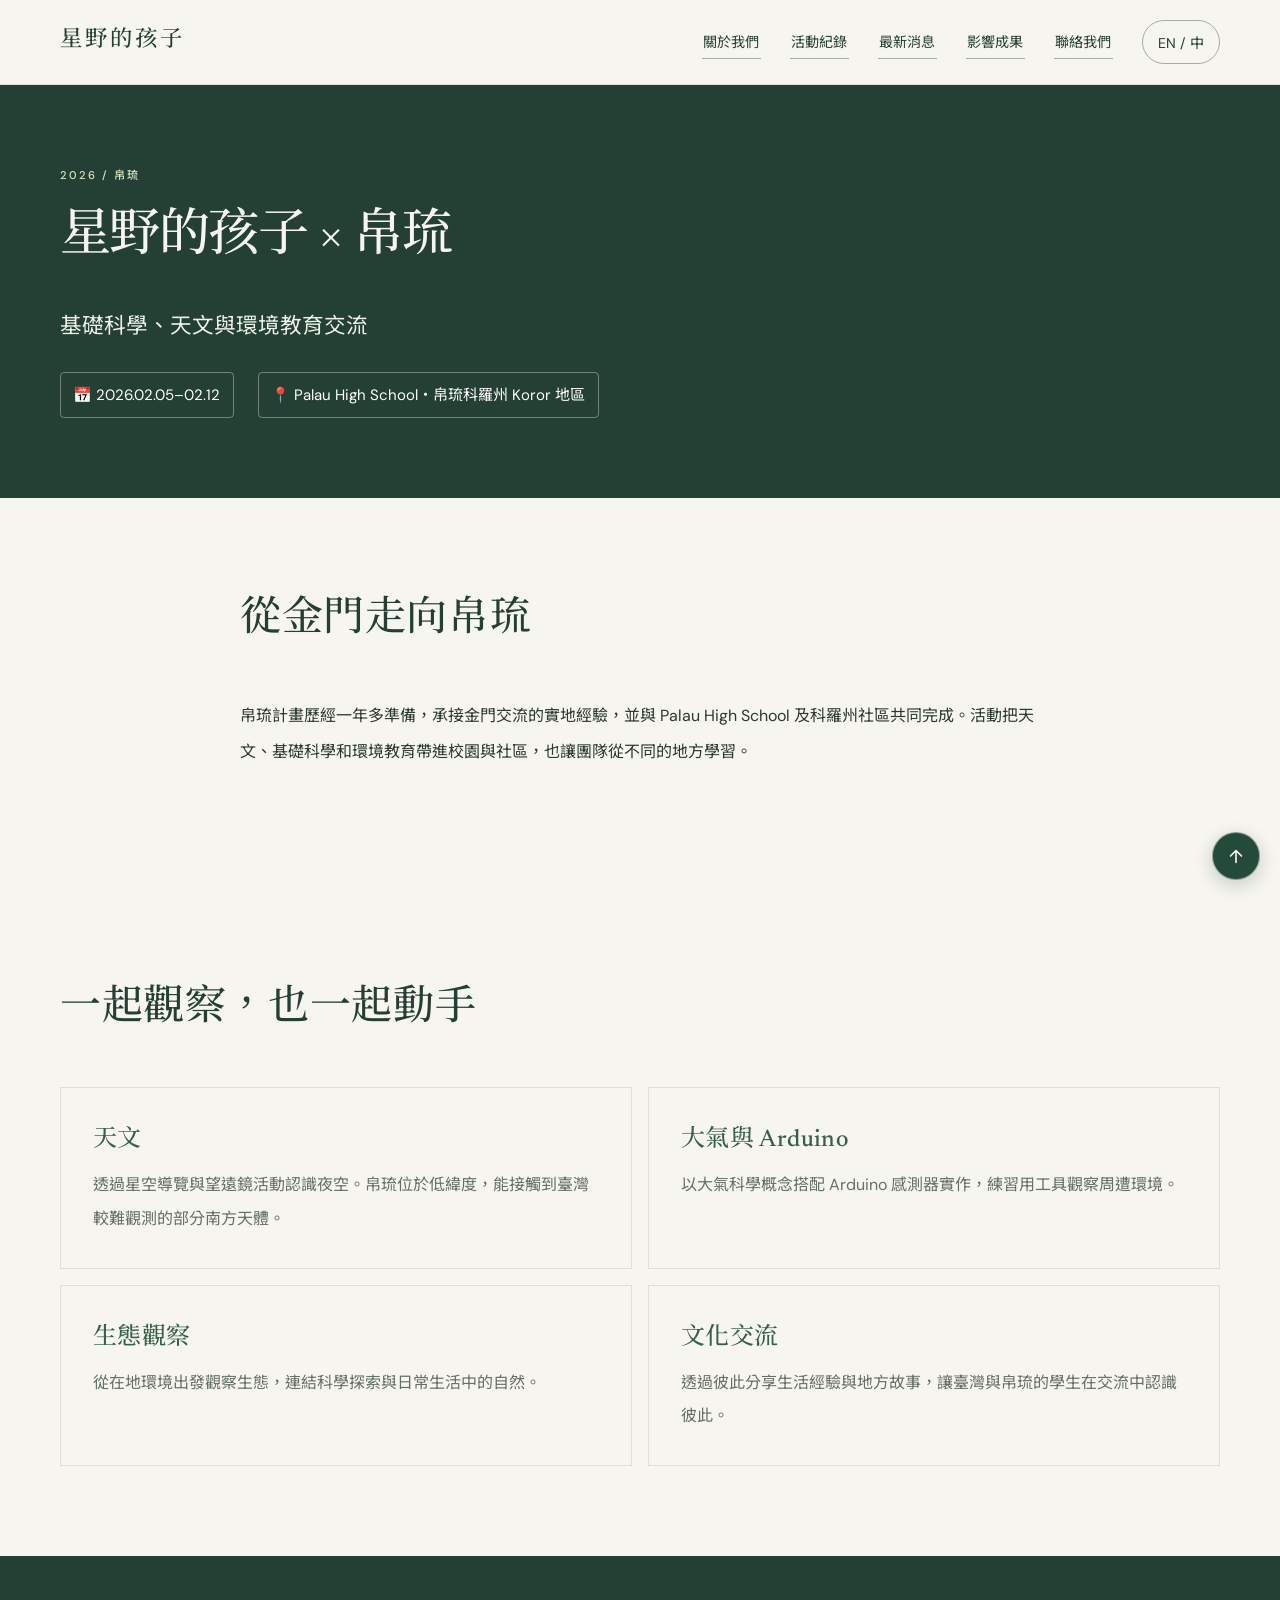
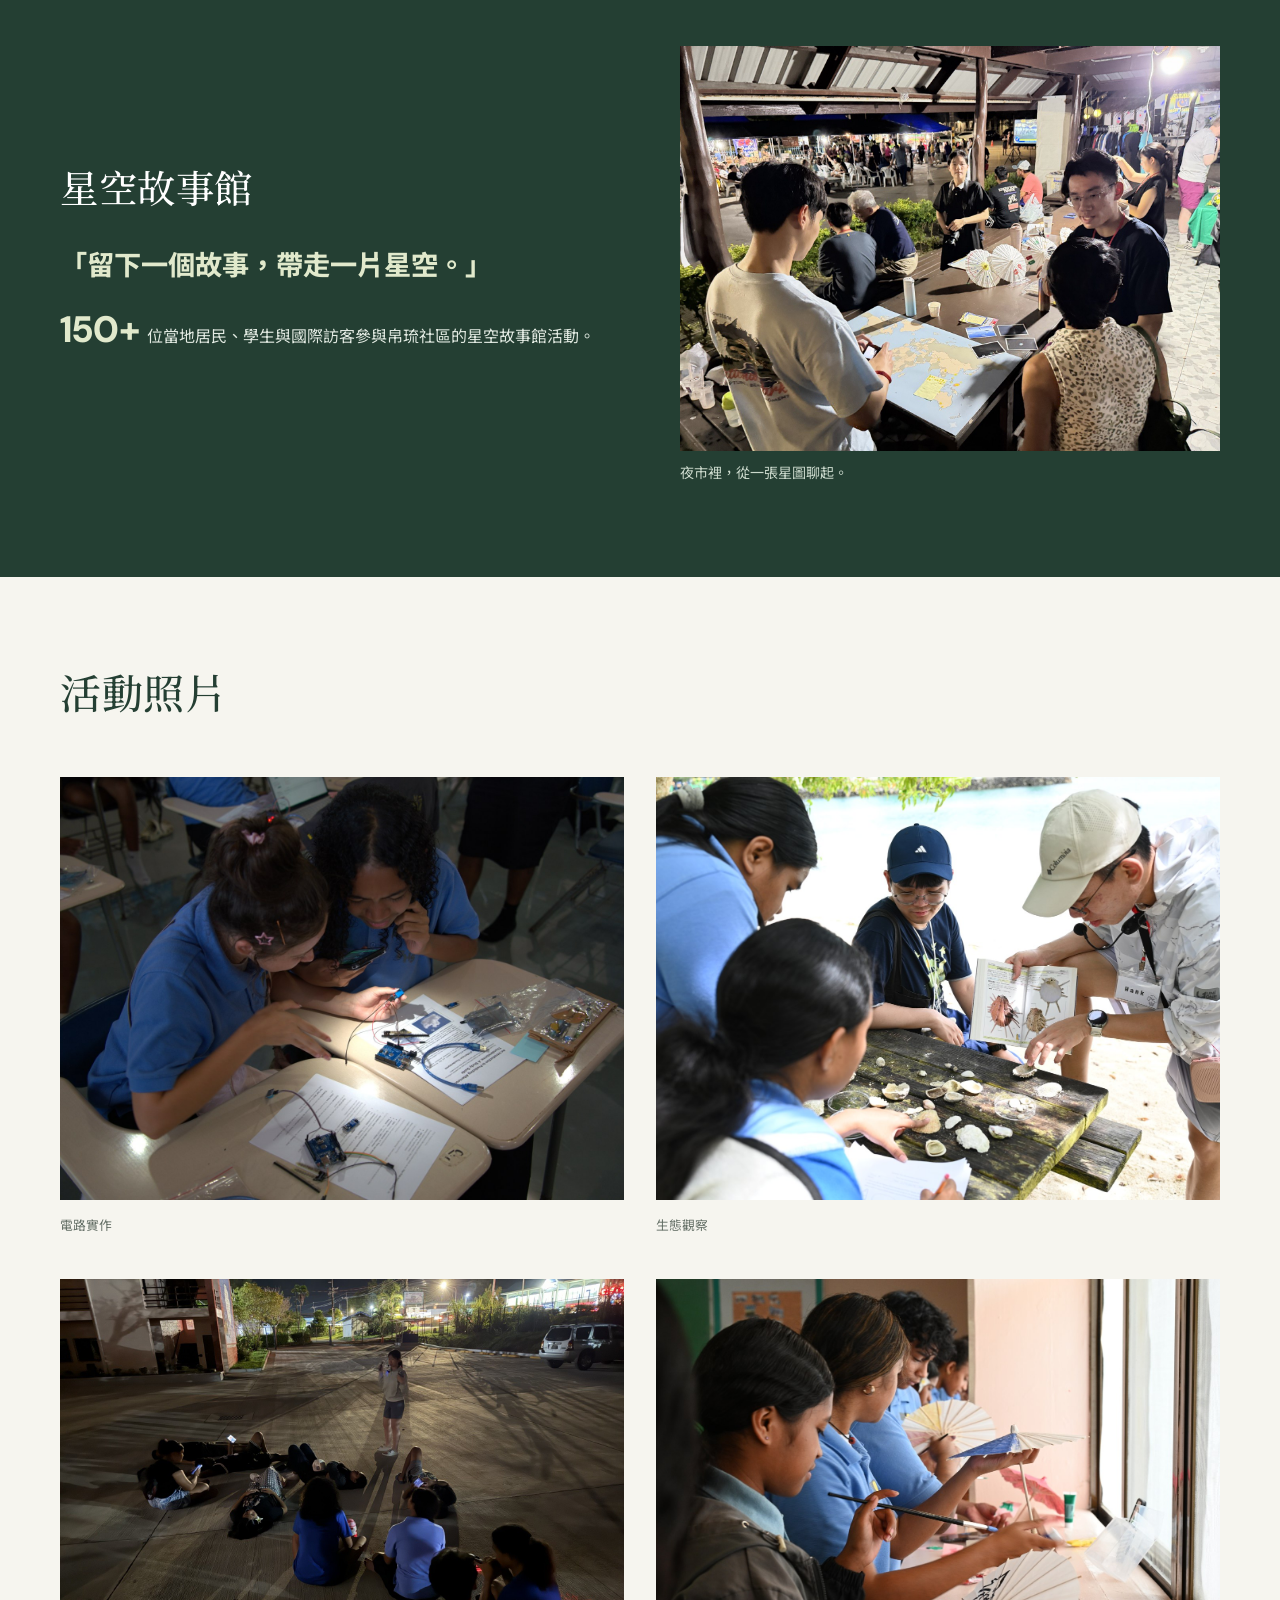
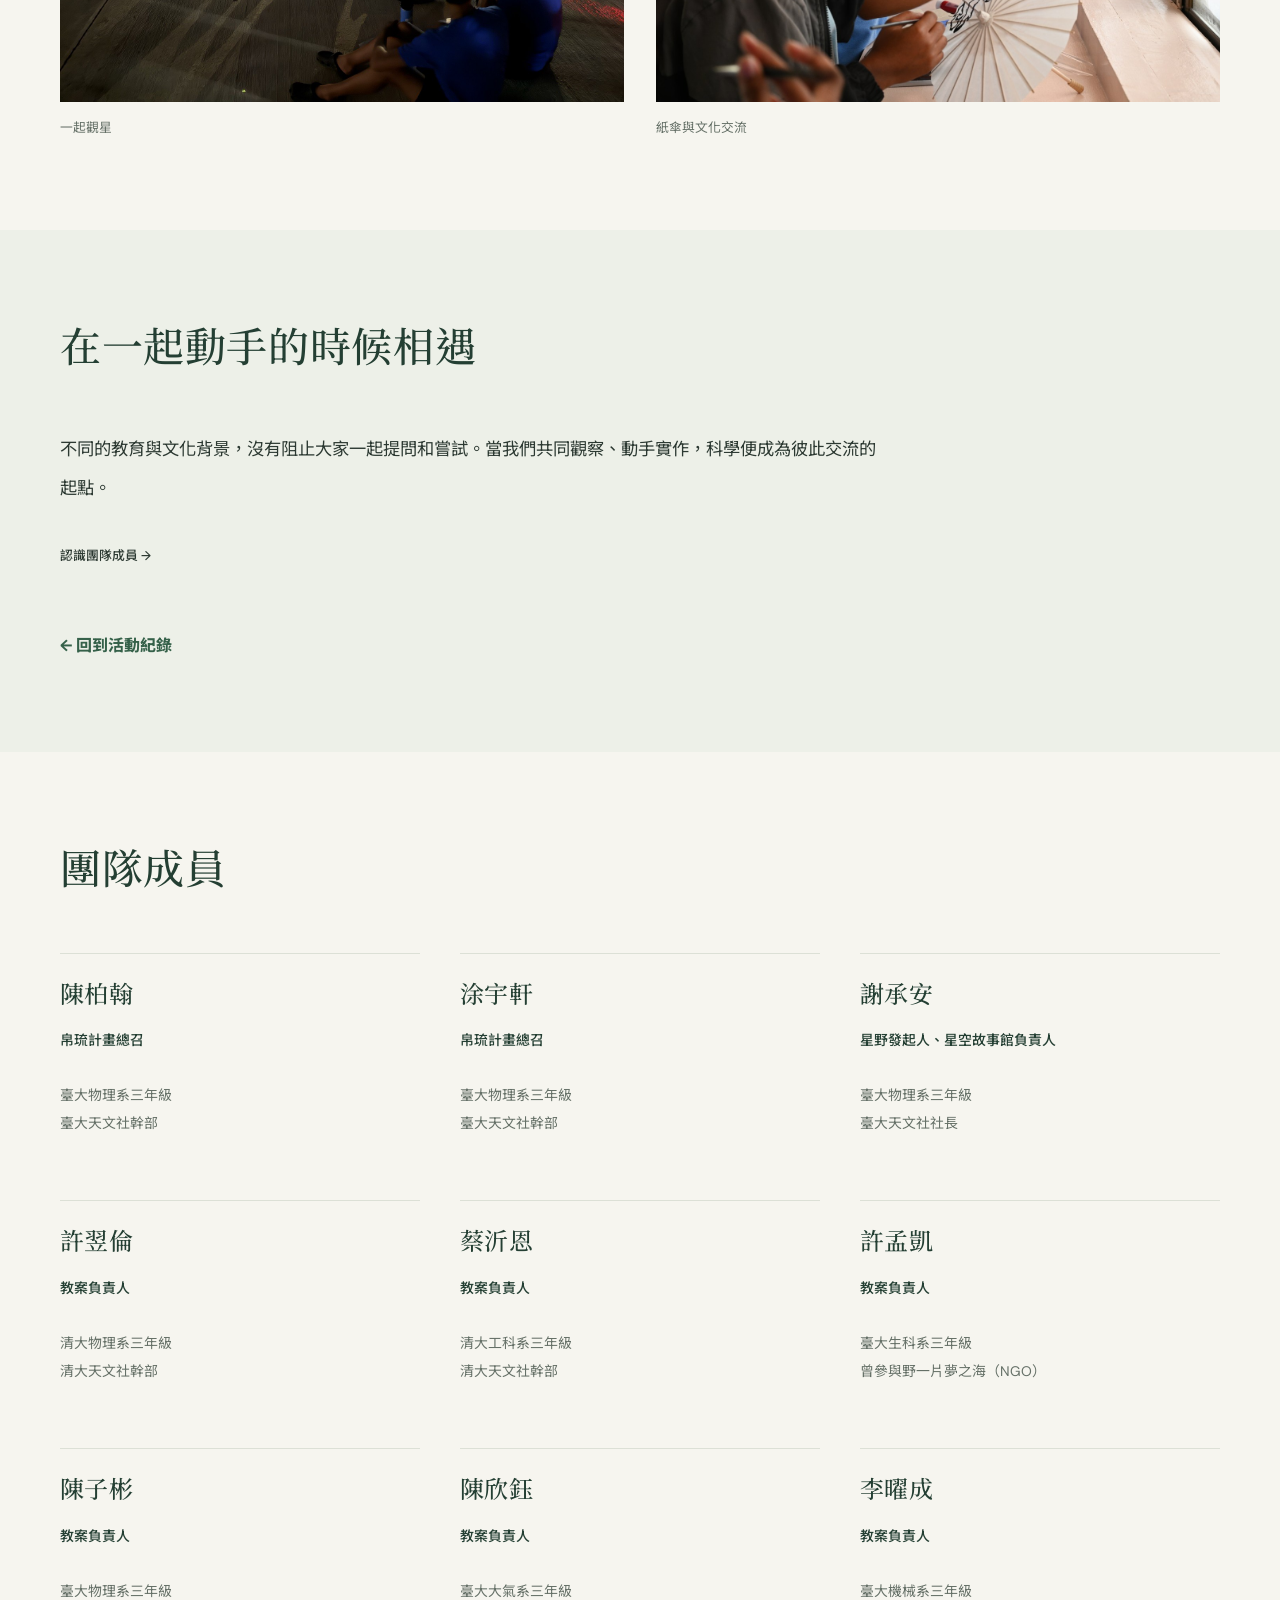
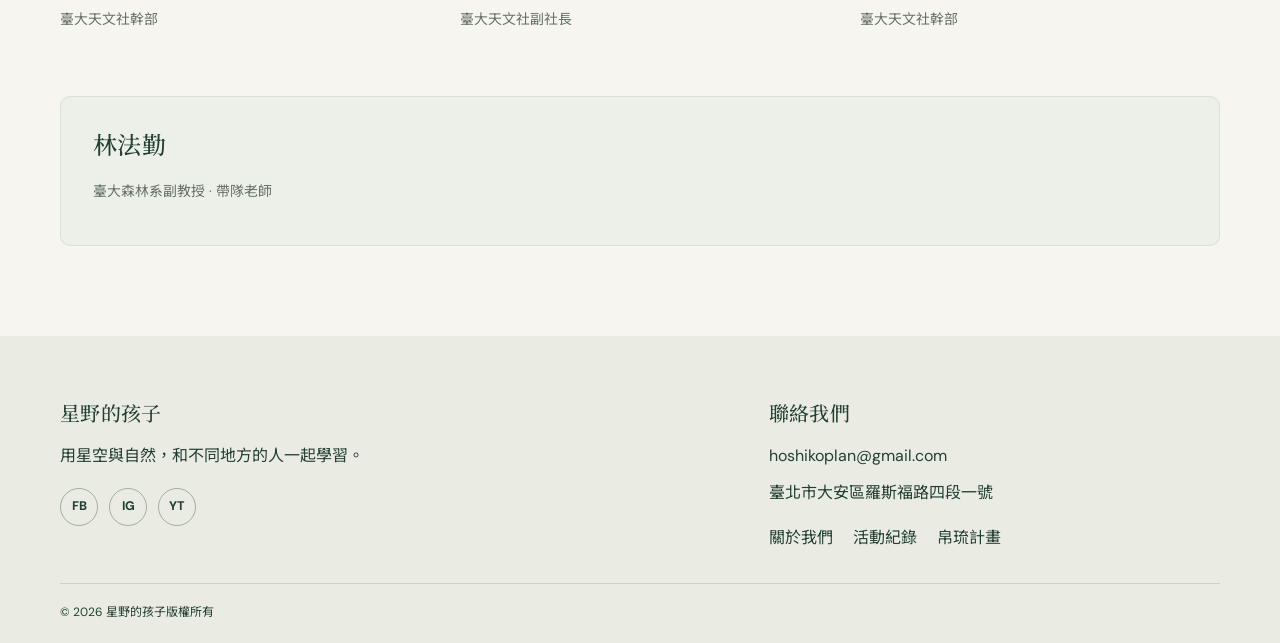
<file: activity-palau.html>
<!DOCTYPE html>
<html lang="zh-Hant-TW">
<head>
    <meta charset="UTF-8">
    <meta name="viewport" content="width=device-width, initial-scale=1">
    <title>星野的孩子 × 帛琉｜Hoshiko × Palau</title>
    <meta name="description" content="2026 年 2 月，星野的孩子與 Palau High School 及科羅州社區進行天文、基礎科學、環境教育與文化交流。">
    <meta name="theme-color" content="#28573d">
    <link rel="icon" href="images/hoshiko.ico">
    <style>
        :root {
            --green: #28573d;
            --green-deep: #193f2c;
            --green-soft: #e9efe9;
            --cream: #f7f7f2;
            --ink: #1d2b22;
            --muted: #59675e;
            --line: #d9e1da;
            --lime: #c6dd98;
            --white: #fff;
            --content: 1080px;
        }
        * { box-sizing: border-box; }
        html { scroll-behavior: smooth; }
        body {
            margin: 0;
            color: var(--ink);
            background: var(--white);
            font-family: "Noto Sans TC", "PingFang TC", "Microsoft JhengHei", sans-serif;
            line-height: 1.7;
        }
        img { display: block; max-width: 100%; }
        a { color: inherit; text-decoration: none; }
        .container { width: min(var(--content), calc(100% - 3rem)); margin-inline: auto; }
        .lang-en { display: none; }
        body.english-mode .lang-zh { display: none; }
        body.english-mode .lang-en { display: inline; }
        .site-header { position: sticky; top: 0; z-index: 10; color: var(--white); background: var(--green); }
        .site-nav {
            min-height: 70px;
            display: flex;
            align-items: center;
            justify-content: space-between;
            gap: 1.5rem;
            position: relative;
        }
        .brand { font-size: 1.2rem; font-weight: 750; letter-spacing: .04em; white-space: nowrap; }
        .nav-links {
            display: flex;
            align-items: center;
            gap: clamp(.65rem, 1.6vw, 1.3rem);
            list-style: none;
            margin: 0;
            padding: 0;
        }
        .nav-links a { color: var(--white); font-size: .94rem; padding: .45rem .1rem; border-bottom: 1px solid transparent; }
        .nav-links a:hover, .nav-links a:focus-visible { border-color: var(--lime); }
        .lang-toggle {
            color: var(--white);
            background: transparent;
            border: 1px solid rgba(255,255,255,.65);
            border-radius: 999px;
            padding: .35rem .8rem;
            cursor: pointer;
        }
        .lang-toggle:hover, .lang-toggle:focus-visible { color: var(--green-deep); background: var(--lime); }
        .menu-toggle {
            display: none;
            color: var(--white);
            background: transparent;
            border: 1px solid rgba(255,255,255,.55);
            border-radius: 5px;
            padding: .45rem .65rem;
            cursor: pointer;
        }
        .menu-toggle span { display: block; width: 22px; height: 2px; margin: 4px 0; background: currentColor; }

        .activity-heading { padding: clamp(3rem, 7vw, 5rem) 0 3.4rem; color: var(--white); background: var(--green); }
        .eyebrow {
            margin: 0 0 .7rem;
            color: #d9e8c2;
            font-size: .78rem;
            font-weight: 800;
            letter-spacing: .15em;
            text-transform: uppercase;
        }
        .activity-heading h1 {
            max-width: 850px;
            margin: 0;
            font-size: clamp(2.4rem, 5.5vw, 4rem);
            line-height: 1.16;
            letter-spacing: -.03em;
        }
        .subtitle { margin: .8rem 0 1.5rem; color: #eef3e9; font-size: clamp(1.08rem, 2vw, 1.35rem); }
        .activity-info { display: flex; flex-wrap: wrap; gap: .65rem; }
        .info-item {
            padding: .42rem .78rem;
            border: 1px solid rgba(255,255,255,.35);
            border-radius: 4px;
            color: var(--white);
            font-size: .94rem;
        }
        section { padding: clamp(3.2rem, 6vw, 5rem) 0; }
        .section-heading { margin-bottom: 1.7rem; }
        .section-heading .eyebrow { color: #647c5c; }
        .section-heading h2 { margin: 0; color: var(--green-deep); font-size: clamp(1.7rem, 3vw, 2.4rem); line-height: 1.25; }
        .section-heading p { max-width: 740px; margin: .7rem 0 0; color: var(--muted); }
        .overview-copy-container { max-width: 800px; }
        .overview-copy p { margin: 0 0 .9rem; }
        .figure-caption { margin: .5rem 0 0; color: #cbd9cc; font-size: .88rem; }
        .activities { background: var(--cream); }
        .activity-grid { display: grid; grid-template-columns: repeat(2, minmax(0, 1fr)); gap: 1rem; }
        .activity-card {
            padding: 1.3rem;
            border: 1px solid var(--line);
            border-radius: 6px;
            background: var(--white);
        }
        .activity-card h3 { margin: 0 0 .45rem; color: var(--green); font-size: 1.18rem; }
        .activity-card p { margin: 0; color: var(--muted); }
        .story-house { color: var(--white); background: var(--green-deep); }
        .story-house-grid {
            display: grid;
            grid-template-columns: minmax(0, 1fr) minmax(300px, .95fr);
            align-items: center;
            gap: clamp(1.5rem, 4vw, 3.5rem);
        }
        .story-house .eyebrow { color: var(--lime); }
        .story-house h2 { margin: 0; color: var(--white); font-size: clamp(1.7rem, 3vw, 2.5rem); }
        .story-house .quote { margin: .85rem 0; color: var(--lime); font-size: clamp(1.25rem, 2.2vw, 1.7rem); font-weight: 750; }
        .story-house p { color: #e3ebe3; }
        .story-house .number { display: inline-block; margin-right: .45rem; color: var(--lime); font-size: 2.3rem; font-weight: 800; line-height: 1.1; }
        .story-house figure { margin: 0; }
        .story-house img { width: 100%; aspect-ratio: 4 / 3; object-fit: cover; border-radius: 7px; }
        .gallery-placeholder {
            display: grid;
            min-height: 170px;
            place-items: center;
            padding: 1.5rem;
            border: 1px dashed #9aae9b;
            border-radius: 6px;
            color: var(--muted);
            background: var(--cream);
            text-align: center;
        }
        .gallery-placeholder p { margin: .15rem; }
        .reflection { background: var(--green-soft); }
        .reflection p { max-width: 850px; margin: 0; font-size: 1.08rem; }
        .back-link {
            display: inline-flex;
            margin-top: 1.8rem;
            color: var(--green);
            font-weight: 750;
        }
        .back-link:hover { text-decoration: underline; text-underline-offset: .2em; }

        .site-footer { padding: 2.7rem 0 1.2rem; color: #e8eee7; background: var(--green-deep); }
        .footer-grid { display: grid; grid-template-columns: 1.2fr .8fr; gap: 2rem; }
        .site-footer h2 { margin: 0 0 .5rem; color: var(--white); font-size: 1.25rem; }
        .site-footer p { margin: .35rem 0; color: #d0dbd1; }
        .site-footer a { color: inherit; }
        .site-footer a:hover { color: var(--lime); text-decoration: underline; text-underline-offset: .2em; }
        .footer-links { display: flex; flex-wrap: wrap; gap: .75rem 1.25rem; margin: .8rem 0 0; padding: 0; list-style: none; }
        .social-links { display: flex; gap: .7rem; margin-top: 1rem; }
        .social-links a {
            display: grid;
            place-items: center;
            width: 38px;
            height: 38px;
            border: 1px solid rgba(255,255,255,.4);
            border-radius: 50%;
            color: var(--white);
            font-size: .78rem;
            font-weight: 800;
        }
        .social-links a:hover { color: var(--green-deep); background: var(--lime); }
        .copyright { margin-top: 1.8rem; padding-top: 1rem; border-top: 1px solid rgba(255,255,255,.2); color: #c9d5cb; font-size: .88rem; }

        @media (max-width: 920px) {
            .menu-toggle { display: block; }
            .site-nav { min-height: 66px; }
            .nav-links {
                display: none;
                position: absolute;
                top: 100%;
                left: 50%;
                right: auto;
                width: 100vw;
                transform: translateX(-50%);
                align-items: stretch;
                padding: .7rem 1.5rem 1rem;
                background: var(--green-deep);
            }
            .nav-links.active { display: flex; flex-direction: column; gap: .1rem; }
            .nav-links a { display: block; padding: .55rem 0; }
            .lang-toggle { margin-top: .45rem; }
        }
        @media (max-width: 680px) {
            .container { width: min(var(--content), calc(100% - 2rem)); }
            .nav-links { padding-inline: 1rem; }
            .story-house-grid { grid-template-columns: 1fr; }
            .activity-grid { grid-template-columns: 1fr; }
            section { padding: 3.25rem 0; }
            .activity-heading { padding: 3rem 0; }
            .footer-grid { grid-template-columns: 1fr; gap: 1.3rem; }
        }
        @media (prefers-reduced-motion: reduce) {
            html { scroll-behavior: auto; }
        }
    </style>
<link rel="preconnect" href="https://fonts.googleapis.com">
<link rel="preconnect" href="https://fonts.gstatic.com" crossorigin>
<link href="https://fonts.googleapis.com/css2?family=DM+Sans:wght@400;500;600;700&amp;family=Newsreader:opsz,wght@6..72,400;6..72,500&amp;family=Noto+Sans+TC:wght@400;500;600&amp;family=Noto+Serif+TC:wght@400;500;600&amp;display=swap" rel="stylesheet">
<link rel="stylesheet" href="styles.css?v=20260920-5">
</head>
<body id="page-top">
    <header class="site-header">
        <nav class="site-nav container" aria-label="Main navigation">
            <a class="brand" href="index.html"><span class="lang-zh">星野的孩子</span><span class="lang-en">Hoshiko</span></a>
            <button class="menu-toggle" type="button" aria-label="Open navigation" aria-expanded="false" aria-controls="site-menu">
                <span></span><span></span><span></span>
            </button>
            <ul class="nav-links" id="site-menu">
                <li><a href="index.html#about"><span class="lang-zh">關於我們</span><span class="lang-en">About</span></a></li>
                <li><a href="index.html#projects"><span class="lang-zh">活動紀錄</span><span class="lang-en">Our Journey</span></a></li>


                <li><a href="index.html#news"><span class="lang-zh">最新消息</span><span class="lang-en">News</span></a></li>
                <li><a href="index.html#impact"><span class="lang-zh">影響成果</span><span class="lang-en">Impact</span></a></li>
                <li><a href="index.html#contact"><span class="lang-zh">聯絡我們</span><span class="lang-en">Contact</span></a></li>
                <li><button class="lang-toggle" id="langToggle" type="button" aria-label="Switch language">EN / 中</button></li>
            </ul>
        </nav>
    </header>

    <main>
        <section class="activity-heading">
            <div class="container">
                <p class="eyebrow"><span class="lang-zh">2026 / 帛琉</span><span class="lang-en">2026 / Palau</span></p>
                <h1><span class="lang-zh">星野的孩子 × 帛琉</span><span class="lang-en">Hoshiko × Palau</span></h1>
                <p class="subtitle"><span class="lang-zh">基礎科學、天文與環境教育交流</span><span class="lang-en">An exchange in foundational science, astronomy and environmental education</span></p>
                <div class="activity-info">
                    <span class="info-item">📅 <time datetime="2026-02-05">2026.02.05</time>–<time datetime="2026-02-12">02.12</time></span>
                    <span class="info-item"><span class="lang-zh">📍 Palau High School・帛琉科羅州 Koror 地區</span><span class="lang-en">📍 Palau High School &amp; Koror, Palau</span></span>
                </div>
            </div>
        </section>

        <section>
            <div class="container overview-copy-container">
                <div class="section-heading">
                    <h2><span class="lang-zh">從金門走向帛琉</span><span class="lang-en">From Kinmen to Palau</span></h2>
                </div>
                <div class="overview-copy">
                    <p><span class="lang-zh">帛琉計畫歷經一年多準備，承接金門交流的實地經驗，並與 Palau High School 及科羅州社區共同完成。活動把天文、基礎科學和環境教育帶進校園與社區，也讓團隊從不同的地方學習。</span><span class="lang-en">Prepared over more than a year and shaped by the team’s field experience in Kinmen, the Palau project was carried out with Palau High School and communities in Koror. Activities brought astronomy, foundational science and environmental learning into schools and community spaces, while giving the team a chance to learn from a new place.</span></p>
                </div>
            </div>
        </section>

        <section class="activities">
            <div class="container">
                <div class="section-heading">
                    <h2><span class="lang-zh">一起觀察，也一起動手</span><span class="lang-en">Observing and making things together</span></h2>
                </div>
                <div class="activity-grid">
                    <article class="activity-card">
                        <h3><span class="lang-zh">天文</span><span class="lang-en">Astronomy</span></h3>
                        <p><span class="lang-zh">透過星空導覽與望遠鏡活動認識夜空。帛琉位於低緯度，能接觸到臺灣較難觀測的部分南方天體。</span><span class="lang-en">Sky tours and telescope activities opened up the night sky. Palau’s low latitude also gave the team access to some southern celestial objects that are harder to observe from Taiwan.</span></p>
                    </article>
                    <article class="activity-card">
                        <h3><span class="lang-zh">大氣與 Arduino</span><span class="lang-en">Atmosphere &amp; Arduino</span></h3>
                        <p><span class="lang-zh">以大氣科學概念搭配 Arduino 感測器實作，練習用工具觀察周遭環境。</span><span class="lang-en">Atmospheric science concepts met hands-on Arduino sensor activities, using simple tools to investigate the surrounding environment.</span></p>
                    </article>
                    <article class="activity-card">
                        <h3><span class="lang-zh">生態觀察</span><span class="lang-en">Ecology</span></h3>
                        <p><span class="lang-zh">從在地環境出發觀察生態，連結科學探索與日常生活中的自然。</span><span class="lang-en">Ecology activities began with the local environment, connecting scientific exploration with the nature of everyday life.</span></p>
                    </article>
                    <article class="activity-card">
                        <h3><span class="lang-zh">文化交流</span><span class="lang-en">Cultural exchange</span></h3>
                        <p><span class="lang-zh">透過彼此分享生活經驗與地方故事，讓臺灣與帛琉的學生在交流中認識彼此。</span><span class="lang-en">Students from Taiwan and Palau shared everyday experiences and local stories, learning about one another through conversation.</span></p>
                    </article>
                </div>
            </div>
        </section>

        <section class="story-house">
            <div class="story-house-grid container">
                <div>
                    <h2><span class="lang-zh">星空故事館</span><span class="lang-en">Starry Story House</span></h2>
                    <p class="quote"><span class="lang-zh">「留下一個故事，帶走一片星空。」</span><span class="lang-en">“Leave a story, take home a sky full of stars.”</span></p>
                    <p><span class="number">150+</span><span class="lang-zh">位當地居民、學生與國際訪客參與帛琉社區的星空故事館活動。</span><span class="lang-en">local residents, students and international visitors joined the community Starry Story House activities in Palau.</span></p>
                </div>
                <figure>
                    <img src="images/palau/community-stories.jpg" alt="帛琉夜市的星空故事館 / Starry Story House at a Palau night market">
                    <figcaption class="figure-caption"><span class="lang-zh">夜市裡，從一張星圖聊起。</span><span class="lang-en">Sharing stories over a star chart at the night market.</span></figcaption>
                </figure>
            </div>
        </section>

        <section>
            <div class="container">
                <div class="section-heading">
                    <h2><span class="lang-zh">活動照片</span><span class="lang-en">Project gallery</span></h2>
                </div>
                <div class="palau-gallery"><figure><img src="images/palau/circuits.jpg" alt="電路實作 / Hands-on circuits" loading="lazy"><figcaption><span class="lang-zh">電路實作</span><span class="lang-en">Hands-on circuits</span></figcaption></figure><figure><img src="images/palau/ecology.jpg" alt="生態觀察 / Ecology in the field" loading="lazy"><figcaption><span class="lang-zh">生態觀察</span><span class="lang-en">Ecology in the field</span></figcaption></figure><figure><img src="images/palau/sky-tour.jpg" alt="一起觀星 / Stargazing together" loading="lazy"><figcaption><span class="lang-zh">一起觀星</span><span class="lang-en">Stargazing together</span></figcaption></figure><figure><img src="images/palau/culture.jpg" alt="紙傘與文化交流 / Art and cultural exchange" loading="lazy"><figcaption><span class="lang-zh">紙傘與文化交流</span><span class="lang-en">Art and cultural exchange</span></figcaption></figure></div>
            </div>
        </section>

        <section class="reflection">
            <div class="container">
                <div class="section-heading">
                    <h2><span class="lang-zh">在一起動手的時候相遇</span><span class="lang-en">A shared language in hands-on learning</span></h2>
                </div>
                <p><span class="lang-zh">不同的教育與文化背景，沒有阻止大家一起提問和嘗試。當我們共同觀察、動手實作，科學便成為彼此交流的起點。</span><span class="lang-en">Different educational and cultural backgrounds did not keep people from asking questions and trying things together. Through shared observation and hands-on learning, science became a starting point for conversation.</span></p>
                <p><a class="text-link" href="#team"><span class="lang-zh">認識團隊成員 →</span><span class="lang-en">Meet the team →</span></a></p>
                <a class="back-link" href="index.html#projects"><span class="lang-zh">← 回到活動紀錄</span><span class="lang-en">← Back to Our Journey</span></a>
            </div>
        </section>
<section class="team" id="team"><div class="container"><div class="section-heading"><h2><span class="lang-zh">團隊成員</span><span class="lang-en">Our team</span></h2></div><div class="team-grid"><article class="team-member"><h3>陳柏翰</h3><p class="team-role"><span class="lang-zh">帛琉計畫總召</span><span class="lang-en">Palau project lead</span></p><p><span class="lang-zh">臺大物理系三年級</span><span class="lang-en">NTU Physics · Year 3</span><br><span class="lang-zh">臺大天文社幹部</span><span class="lang-en">NTU Astronomy Club officer</span></p></article><article class="team-member"><h3>涂宇軒</h3><p class="team-role"><span class="lang-zh">帛琉計畫總召</span><span class="lang-en">Palau project lead</span></p><p><span class="lang-zh">臺大物理系三年級</span><span class="lang-en">NTU Physics · Year 3</span><br><span class="lang-zh">臺大天文社幹部</span><span class="lang-en">NTU Astronomy Club officer</span></p></article><article class="team-member"><h3>謝承安</h3><p class="team-role"><span class="lang-zh">星野發起人、星空故事館負責人</span><span class="lang-en">Hoshiko founder · Starry Story House lead</span></p><p><span class="lang-zh">臺大物理系三年級</span><span class="lang-en">NTU Physics · Year 3</span><br><span class="lang-zh">臺大天文社社長</span><span class="lang-en">NTU Astronomy Club president</span></p></article><article class="team-member"><h3>許翌倫</h3><p class="team-role"><span class="lang-zh">教案負責人</span><span class="lang-en">Curriculum lead</span></p><p><span class="lang-zh">清大物理系三年級</span><span class="lang-en">NTHU Physics · Year 3</span><br><span class="lang-zh">清大天文社幹部</span><span class="lang-en">NTHU Astronomy Club officer</span></p></article><article class="team-member"><h3>蔡沂恩</h3><p class="team-role"><span class="lang-zh">教案負責人</span><span class="lang-en">Curriculum lead</span></p><p><span class="lang-zh">清大工科系三年級</span><span class="lang-en">NTHU Engineering and System Science · Year 3</span><br><span class="lang-zh">清大天文社幹部</span><span class="lang-en">NTHU Astronomy Club officer</span></p></article><article class="team-member"><h3>許孟凱</h3><p class="team-role"><span class="lang-zh">教案負責人</span><span class="lang-en">Curriculum lead</span></p><p><span class="lang-zh">臺大生科系三年級</span><span class="lang-en">NTU Life Science · Year 3</span><br><span class="lang-zh">曾參與野一片夢之海（NGO）</span><span class="lang-en">Previously participated in 野一片夢之海 (NGO)</span></p></article><article class="team-member"><h3>陳子彬</h3><p class="team-role"><span class="lang-zh">教案負責人</span><span class="lang-en">Curriculum lead</span></p><p><span class="lang-zh">臺大物理系三年級</span><span class="lang-en">NTU Physics · Year 3</span><br><span class="lang-zh">臺大天文社幹部</span><span class="lang-en">NTU Astronomy Club officer</span></p></article><article class="team-member"><h3>陳欣鈺</h3><p class="team-role"><span class="lang-zh">教案負責人</span><span class="lang-en">Curriculum lead</span></p><p><span class="lang-zh">臺大大氣系三年級</span><span class="lang-en">NTU Atmospheric Sciences · Year 3</span><br><span class="lang-zh">臺大天文社副社長</span><span class="lang-en">NTU Astronomy Club vice president</span></p></article><article class="team-member"><h3>李曜成</h3><p class="team-role"><span class="lang-zh">教案負責人</span><span class="lang-en">Curriculum lead</span></p><p><span class="lang-zh">臺大機械系三年級</span><span class="lang-en">NTU Mechanical Engineering · Year 3</span><br><span class="lang-zh">臺大天文社幹部</span><span class="lang-en">NTU Astronomy Club officer</span></p></article></div><article class="team-advisor"><h3>林法勤</h3><p><span class="lang-zh">臺大森林系副教授 · 帶隊老師</span><span class="lang-en">Associate Professor, NTU School of Forestry and Resource Conservation · Faculty advisor</span></p></article></div></section>
    </main>

    <footer class="site-footer" id="contact">
        <div class="container">
            <div class="footer-grid">
                <div>
                    <h2><span class="lang-zh">星野的孩子</span><span class="lang-en">Hoshiko</span></h2>
                    <p><span class="lang-zh">用星空與自然，和不同地方的人一起學習。</span><span class="lang-en">Learning together through the night sky and the natural world.</span></p>
                    <div class="social-links" aria-label="Social media">
                        <a href="https://www.facebook.com/profile.php?id=61575271155514" aria-label="Facebook">FB</a>
                        <a href="https://www.instagram.com/hoshiko_plan/" aria-label="Instagram">IG</a>
                        <a href="https://www.youtube.com/@Didymos65803" aria-label="YouTube">YT</a>
                    </div>
                </div>
                <div>
                    <h2><span class="lang-zh">聯絡我們</span><span class="lang-en">Contact</span></h2>
                    <p><a href="mailto:hoshikoplan@gmail.com">hoshikoplan@gmail.com</a></p>
                    <p><span class="lang-zh">臺北市大安區羅斯福路四段一號</span><span class="lang-en">No. 1, Sec. 4, Roosevelt Rd., Da’an District, Taipei City</span></p>
                    <ul class="footer-links">
                        <li><a href="index.html#about"><span class="lang-zh">關於我們</span><span class="lang-en">About</span></a></li>
                        <li><a href="index.html#projects"><span class="lang-zh">活動紀錄</span><span class="lang-en">Our Journey</span></a></li>
                        <li><a href="activity-palau.html"><span class="lang-zh">帛琉計畫</span><span class="lang-en">Palau Project</span></a></li>
                    </ul>
                </div>
            </div>
            <div class="copyright">&copy; 2026 <span class="lang-zh">星野的孩子版權所有</span><span class="lang-en">Hoshiko. All rights reserved.</span></div>
        </div>
    </footer>

    <script>
        const languageButton = document.getElementById('langToggle');
        const menuButton = document.querySelector('.menu-toggle');
        const navigation = document.getElementById('site-menu');

        function setLanguage(language) {
            const english = language === 'en';
            document.body.classList.toggle('english-mode', english);
            document.documentElement.lang = english ? 'en' : 'zh-Hant-TW';
            localStorage.setItem('language', language);
        }

        setLanguage(localStorage.getItem('language') === 'en' ? 'en' : 'zh');
        languageButton.addEventListener('click', () => {
            setLanguage(document.body.classList.contains('english-mode') ? 'zh' : 'en');
        });
        menuButton.addEventListener('click', () => {
            const expanded = menuButton.getAttribute('aria-expanded') === 'true';
            menuButton.setAttribute('aria-expanded', String(!expanded));
            menuButton.setAttribute('aria-label', expanded ? 'Open navigation' : 'Close navigation');
            navigation.classList.toggle('active', !expanded);
        });
        navigation.querySelectorAll('a').forEach((link) => {
            link.addEventListener('click', () => {
                navigation.classList.remove('active');
                menuButton.setAttribute('aria-expanded', 'false');
                menuButton.setAttribute('aria-label', 'Open navigation');
            });
        });
    </script>
    <a class="back-to-top" href="#page-top">
        <svg viewBox="0 0 24 24" width="22" height="22" fill="none" stroke="currentColor" stroke-width="1.7" stroke-linecap="round" stroke-linejoin="round" aria-hidden="true"><path d="m6 12 6-6 6 6M12 6v13"/></svg>
        <span class="sr-only"><span class="lang-zh">回到頂端</span><span class="lang-en">Back to top</span></span>
    </a>
</body>
</html>
</file>
<file: styles.css>
/* Shared editorial typography and spacious, quiet layouts. */
:root { --green:#356149; --green-deep:#243f33; --green-soft:#edf0e8; --cream:#f6f5ef; --ink:#2c3932; --muted:#657067; --line:#dce0d6; --lime:#e1e9cc; --content:1160px; --body-font:'DM Sans','Noto Sans TC','PingFang TC',sans-serif; --display-font:'Newsreader','Noto Serif TC',serif; }
body {font-family:var(--body-font);font-size:16px;line-height:2;background:var(--cream);color:var(--ink);-webkit-font-smoothing:antialiased}
body * {font-family:inherit}
h1,h2,h3,.brand,.logo {font-family:var(--display-font);font-weight:500!important;letter-spacing:.015em;line-height:1.6}
p {text-wrap:pretty}
a,button,summary { -webkit-tap-highlight-color:transparent }
:focus-visible {outline:2px solid #759264;outline-offset:6px}
[id] {scroll-margin-top:105px}
.site-header,body>header {background:var(--cream);color:var(--green-deep);box-shadow:none;border-bottom:1px solid var(--line)}
.site-nav,body>header nav {min-height:84px}
.site-nav .brand,.logo a {color:var(--green-deep);font-size:1.4rem;letter-spacing:.13em}
.nav-links {gap:1.8rem}
.nav-links li {margin-left:0}
.nav-links a,.lang-toggle,.menu-toggle {color:var(--green-deep);font-size:.88rem;font-weight:400;border-color:#a4b09b}
.lang-toggle {font-family:var(--body-font);padding:.4rem .95rem;min-height:44px}
.menu-toggle {min-height:44px;min-width:44px}
section {padding:90px 0}
.section-heading {margin-bottom:2.8rem}
.section-heading h2 {font-size:clamp(1.8rem,3.2vw,2.65rem);line-height:1.6}
.eyebrow {font-family:var(--body-font);font-size:.7rem;font-weight:500;letter-spacing:.18em;line-height:1.8}
.home .hero {min-height:620px;min-height:min(760px,85svh);text-align:left;background-image:linear-gradient(90deg,rgba(9,23,23,.75),rgba(9,23,23,.12)),url('images/laser-web.jpg');background-position:center 48%;}
.home .hero-inner {width:min(var(--content),calc(100% - 3rem));padding:6rem 0}
.home .hero h1 {margin:0;max-width:850px;font-size:clamp(2.4rem,5vw,4.25rem);font-weight:400;line-height:1.6;letter-spacing:.035em;text-shadow:none}
.home .hero .eyebrow {margin-bottom:1.5rem;color:#e1e9d6}
.home .hero-copy {margin:1.5rem 0 2rem;max-width:580px;font-size:1rem;line-height:2.2}
.button {font-weight:500;border-radius:0;padding:.7rem 1.4rem;font-size:.9rem;box-shadow:none}
.button-light {background:var(--cream);color:var(--green-deep);box-shadow:none}
.home .mission {background:var(--cream)}
.home .mission-content {grid-template-columns:1fr 1fr;gap:7rem}
.home .mission-text h3 {font-size:clamp(1.8rem,3vw,2.6rem);line-height:1.6;margin-bottom:1.5rem}
.home .mission-text p {max-width:420px;line-height:2.25;font-size:1rem}
.mission-image img,.featured-image img {border-radius:0;box-shadow:none}
.home .mission-image img {aspect-ratio:5/4}
.home .mission-image figcaption {font-size:.75rem;margin-top:.8rem}
.home .journey {background:#eaece3}
.home .journey .section-heading {text-align:left;margin-bottom:2.8rem}
.journey-grid {display:grid;grid-template-columns:repeat(3,minmax(0,1fr));gap:2rem}
.journey-card {display:block;min-width:0}
.journey-card img {width:100%;aspect-ratio:4/3;object-fit:cover;transition:filter .2s ease}
.journey-card:hover img {filter:brightness(1.08)}
.card-meta {display:flex;justify-content:space-between;border-bottom:1px solid #cbd1c3;margin-top:1.2rem;padding-bottom:.6rem;font-size:.75rem;letter-spacing:.14em;color:var(--muted)}
.card-meta span {font-size:1.2rem}
.journey-card h3 {font-size:1.7rem;margin:.9rem 0 .4rem;color:var(--green-deep)}
.journey-card p {margin:0;font-size:.9rem;color:var(--muted);line-height:2}
.home .impact {background:var(--green-deep);color:var(--cream)}
.home .impact .section-heading {text-align:left}
.home .impact .section-heading h2,.home .impact .section-heading .eyebrow {color:var(--cream)}
.home .stats-container {grid-template-columns:repeat(3,1fr);gap:2rem}
.home .stat-item {background:none;border:0;border-top:1px solid #697e70;border-radius:0;box-shadow:none;backdrop-filter:none;padding:2rem 0 0;min-height:0}
.home .stat-item .number {font-family:var(--display-font);font-weight:400;font-size:3.5rem;color:#e2e8cf}
.home .stat-title {color:#d0d9cb;font-size:.9rem;font-weight:400;margin-top:1rem}
.home .news {background:var(--cream)}
.home .news .container {display:grid;grid-template-columns:1fr 2fr;gap:3rem}
.home .news-list {width:100%;max-width:none}
.announcement-item,.announcement-item--award {border:0;border-top:1px solid var(--line);border-radius:0;box-shadow:none;background:none;grid-template-columns:105px 1fr;padding:1.5rem 0;margin:0;gap:1rem}
.announcement-item h3 {font-family:var(--body-font);font-size:1rem;font-weight:400;line-height:1.9}
.announcement-date,.text-link {font-size:.8rem;font-weight:500}
.news-archive {border-top:1px solid var(--line);margin-top:1rem}
.news-archive summary {cursor:pointer;padding:1rem 0;font-size:.85rem;color:var(--muted)}
.site-footer,body>footer {background:#eaece3;color:var(--green-deep);padding-top:4rem}
.site-footer h2,.site-footer p,.site-footer a,.site-footer .footer-links a,.site-footer .copyright,body>footer h3,body>footer p,body>footer a {color:var(--green-deep)}
.social-links a {color:var(--green-deep);border-color:#a2af9c}
.copyright {border-top-color:#cbd1c3;font-size:.75rem}
/* Activity pages retain their records, with a consistent reading rhythm. */
.activity-heading,.activity-header {background:var(--green-deep);padding:5rem 1.5rem;color:var(--cream)}
.activity-heading h1,.activity-header h1 {font-size:clamp(2rem,4vw,3.5rem);line-height:1.65;font-family:var(--display-font)}
.activity-heading .subtitle {max-width:680px;line-height:2;margin-top:1.5rem}
.activity-container {max-width:1000px;padding:3.5rem 1.5rem}
.activity-content {max-width:740px;margin:3rem auto}
.activity-content p,.overview-copy p,.reflection p {line-height:2.25;margin-bottom:1.7rem}
.activity-content h2,.activity-content h3 {margin-top:2.5rem;margin-bottom:1.3rem}
.activity-info {gap:1.5rem;line-height:2;font-size:.85rem}
.activity-card {border-radius:0;box-shadow:none;background:transparent;padding:2rem;border-color:var(--line)}
.activity-card h3 {font-size:1.5rem;line-height:1.7}
.activity-card p {line-height:2.1}
.palau-gallery {display:grid;grid-template-columns:1fr 1fr;gap:2.5rem 2rem}
.palau-gallery figure {margin:0;min-width:0}
.palau-gallery img {width:100%;aspect-ratio:4/3;object-fit:cover}
.palau-gallery figcaption {font-size:.8rem;color:var(--muted);margin-top:.8rem}
.main-image,.gallery img,.story-house img {border-radius:0;box-shadow:none}
@media(max-width:920px){
 .nav-links {background:var(--cream)!important;box-shadow:0 10px 20px #243f3310!important}
 .home .mission-content {gap:2.5rem}
 .home .news .container {grid-template-columns:1fr;gap:0}
 .journey-grid {gap:1.2rem}
}
@media(max-width:680px){
 section {padding:4rem 0}
 .site-nav,body>header nav {min-height:70px}
 .home .hero {min-height:610px;background-position:56% center}
 .home .hero-inner {width:calc(100% - 3rem);padding:5rem 0}
 .home .hero h1 {font-size:clamp(2rem,7.5vw,2.9rem);line-height:1.65}
 .home .hero-copy {font-size:.9rem;max-width:290px}
 .home .mission-content,.journey-grid {grid-template-columns:1fr}
 .journey-grid {gap:3rem}
 .home .mission-text p {line-height:2.2}
 .home .stats-container {gap:1rem}
 .home .stat-item .number {font-size:2.7rem}
 .home .stat-title {font-size:.75rem}
 .announcement-item {grid-template-columns:1fr;gap:.4rem}
 .section-heading {margin-bottom:2rem}
 .activity-heading,.activity-header {padding:3.5rem 1.25rem}
 .palau-gallery {grid-template-columns:1fr;gap:2rem}
 .activity-card {padding:1.5rem}
}
@media(prefers-reduced-motion:reduce){html{scroll-behavior:auto}*,*::before,*::after{transition:none!important;animation:none!important}}
/* Preserve the original dimensional visual language and section order. */
.home .hero {text-align:center;background-image:linear-gradient(rgba(4,15,8,.48),rgba(4,15,8,.65)),url('images/hoshiko.JPG');background-position:center 39%;min-height:660px}
.home .hero h1 {margin-inline:auto;max-width:900px}
.home .hero-copy {margin:1.4rem auto 2rem;max-width:580px}
.home .hero-inner {padding:8rem 0}
.hero-float {font-weight:500;line-height:1.7;border-radius:16px;padding:1rem 1.25rem;box-shadow:0 16px 40px #0003,inset 0 1px 0 #ffffff40}
.hero-float--sky {top:12%}.hero-float--nature {top:14%}.hero-float--hands {bottom:8%}
.button {border-radius:7px;box-shadow:0 7px 22px #0002}
.home .news .container {display:block}
.home .news-list {max-width:1000px}
.announcement-item,.announcement-item--award {background:#ffffffb8;border:1px solid var(--line);border-radius:10px;box-shadow:0 5px 18px #243f3308;padding:1.4rem 1.6rem;margin-bottom:1rem}
.announcement-item--award {border-left:4px solid var(--green)}
.home .mission {background:#fff}
.home .mission-image img {border-radius:12px;box-shadow:0 20px 45px #243f3325}
.home .journey .section-heading {text-align:center}
.carousel-caption h3 {font-size:clamp(1.6rem,3.5vw,2.6rem);line-height:1.6}
.carousel-caption p {line-height:2}
.carousel-pause {position:absolute;bottom:.8rem;right:1rem;z-index:4;min-width:44px;min-height:44px;color:white;background:#182e2499;border:1px solid #ffffff80;border-radius:50%;cursor:pointer}
.home .impact {background:#244b3a;color:#f6f5ef}
.home .impact .section-heading {text-align:center}
.home .impact .section-heading h2 {color:#f6f5ef}
.home .impact .section-heading .eyebrow {color:#cbdcba}
.home .stats-container {grid-template-columns:repeat(3,1fr);gap:1.3rem}
.home .stat-item {padding:2rem;border:1px solid #ffffff26;border-radius:12px;background:#ffffff0d;box-shadow:0 10px 28px #10281d26,inset 0 1px 0 #ffffff12}
.home .stat-item .number {color:#e1edce}
.home .stat-title {color:#edf2e8;font-size:.95rem}
@media(max-width:680px){
 .home .hero {min-height:670px}
 .home .hero-inner {padding:7rem 0}
 .hero-float {padding:.6rem .7rem;font-size:.73rem}
 .hero-float--sky,.hero-float--nature {top:1.5rem}
 .hero-float--hands {bottom:1.5rem}
 .home .stats-container {grid-template-columns:repeat(2,1fr);gap:1rem}
 .home .stat-item {padding:1.4rem}
 .home .stat-title {font-size:.85rem}
 .announcement-item {padding:1.2rem}
}
body>header .menu-toggle span {background:currentColor}
body>header .menu-toggle {border:1px solid #a4b09b;border-radius:5px;padding:.45rem .65rem;background:transparent}

.home .mission-text p {max-width:520px;margin-bottom:1.3rem}
.home .mission-text p:last-child {margin-bottom:0}
.team {background:var(--cream)}
.team-grid {display:grid;grid-template-columns:repeat(3,minmax(0,1fr));gap:2rem 2.5rem}
.team-member {padding:1.5rem 0;border-top:1px solid var(--line)}
.team-member h3,.team-advisor h3 {font-size:1.5rem;margin:0 0 .7rem;color:var(--green-deep)}
.team-member p,.team-advisor p {font-size:.87rem;line-height:2;margin:.4rem 0;color:var(--muted)}
.team-member .team-role {color:var(--green-deep);font-weight:500;min-height:3.5em}
.team-advisor {margin-top:2rem;padding:2rem;border:1px solid var(--line);border-radius:10px;background:var(--green-soft)}
@media(max-width:920px){.team-grid{grid-template-columns:repeat(2,minmax(0,1fr))}}
@media(max-width:580px){.team-grid{grid-template-columns:1fr;gap:1rem}.team-member .team-role{min-height:0}}

.team > .container {width:min(1160px,calc(100% - 3rem));margin-inline:auto}
.team .section-heading h2 {color:var(--green-deep)}

/* Always available, keyboard-accessible return to the beginning of each page. */
.back-to-top {position:fixed;right:max(1.25rem,env(safe-area-inset-right));bottom:calc(1.25rem + env(safe-area-inset-bottom));z-index:110;display:grid;place-items:center;width:48px;height:48px;border:1px solid #ffffff70;border-radius:50%;background:#244b3a;color:#fff;box-shadow:0 5px 18px #10281d33;transition:background-color .2s,transform .2s}
.back-to-top:hover {background:#356149;transform:translateY(-3px)}
.back-to-top:focus-visible {outline:3px solid #93ac7c;outline-offset:4px}
.sr-only {position:absolute;width:1px;height:1px;padding:0;margin:-1px;overflow:hidden;clip:rect(0,0,0,0);white-space:nowrap;border:0}
@media(prefers-reduced-motion:reduce){.back-to-top{transition:none}}
</file>
